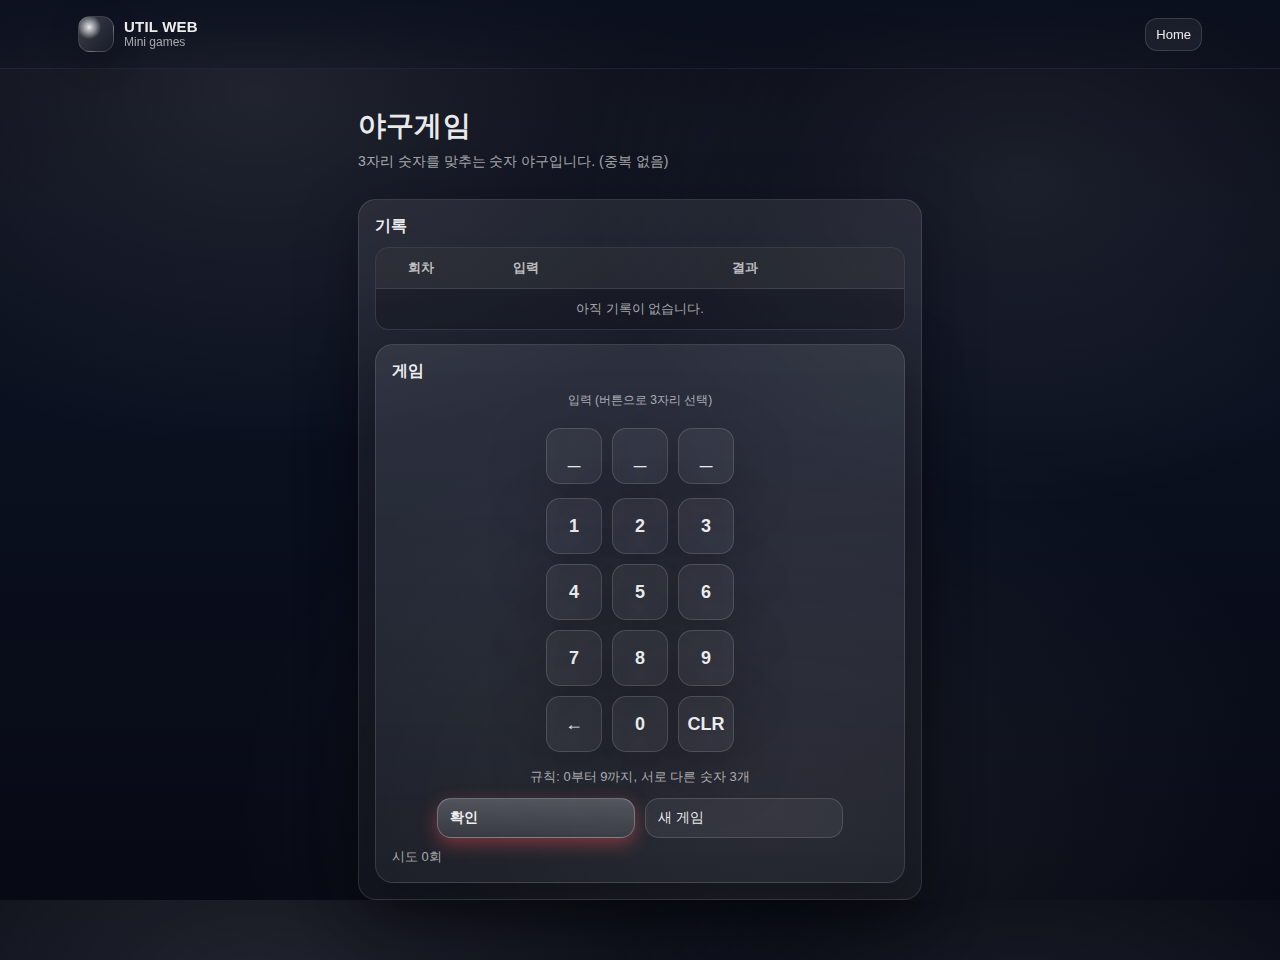
<file: templates/baseball_game.html>
<!DOCTYPE html>
<html lang="ko">
<head>
  <meta charset="UTF-8" />
  <meta name="viewport" content="width=device-width, initial-scale=1.0"/>
  <title>야구게임</title>
  <link rel="stylesheet" href="/static/css/style.css" />

<style>
  /* =========================
     야구게임 전용 레이아웃
  ========================== */

  .wrap{
    max-width: 600px;
  }

  .panel{
    max-width: 640px;
    margin-left: auto;
    margin-right: auto;
  }

  .panel .field{
    display: flex;
    flex-direction: column;
    align-items: center;
    text-align: center;
  }

  #guessInput{
    width: 100%;
  }

  #hintText{
    text-align: center;
  }

  .panel .actions{
    justify-content: center;
  }

  #historyTable{
    width: 100%;
    margin-left: auto;
    margin-right: auto;
  }

  #historyTable th,
  #historyTable td{
    text-align: center;
  }

  /* =========================
     결과 뱃지 스타일
  ========================== */

  .result-badges{
    display: flex;
    justify-content: center;
    gap: 8px;
  }

  .badge{
    display:inline-flex;
    align-items:center;
    justify-content:center;
    min-width: 42px;
    padding: 6px 10px;
    border-radius: 999px;
    font-size: 14px;
    font-weight: 700;
  }

  /* Strike */
  .badge.s{
    background: linear-gradient(180deg, rgba(255,80,80,0.85), rgba(180,0,0,0.8));
    color:#fff;
  }

  /* Ball */
  .badge.b{
    background: linear-gradient(180deg, rgba(80,160,255,0.85), rgba(0,80,200,0.8));
    color:#fff;
  }

  /* Out */
  .badge.o{
    background: linear-gradient(180deg, rgba(120,120,120,0.85), rgba(60,60,60,0.8));
    color:#fff;
  }

  /* 0일 때 무채색 */
  .badge.zero{
    background: rgba(255,255,255,0.08);
    color: rgba(255,255,255,0.45);
    border: 1px solid rgba(255,255,255,0.15);
  }

  /* 확인 버튼 강조 */
  #submitBtn{
    box-shadow: 0 6px 18px rgba(255,80,80,0.4);
  }


.panel .actions .btn{
  width: 40%;     /* 원하는 고정 너비 */
}


/* ===== 버튼 입력 UI ===== */
.guess-picked{
  display:flex;
  justify-content:center;
  gap:10px;
  margin: 12px 0 14px;
}
.guess-picked .slot{
  width:56px; height:56px;
  display:flex; align-items:center; justify-content:center;
  border-radius:14px;
  border: 1px solid rgba(255,255,255,0.14);
  background: rgba(255,255,255,0.05);
  box-shadow: 0 18px 60px rgba(0,0,0,0.25);
  font-size: 22px;
  user-select:none;
}

.guess-pad{
  display:grid;
  grid-template-columns: repeat(3, 56px);
  justify-content:center;
  gap:10px;
  margin-bottom: 6px;
}

.num-btn{
  width:56px; height:56px;
  border-radius:14px;
  border: 1px solid rgba(255,255,255,0.14);
  background: rgba(255,255,255,0.05);
  box-shadow: 0 18px 60px rgba(0,0,0,0.25);
  cursor:pointer;
  font-size: 18px;
  font-weight: 700;
  color: rgba(255,255,255,0.92);
}
.num-btn:active{ transform: scale(0.99); }
.num-btn:disabled{
  opacity:0.35;
  cursor:not-allowed;
}
/* ======================= */


</style>


</head>

<body>
  <header class="header">
    <div class="header-inner">
      <a class="brand" href="/">
        <div class="logo"></div>
        <div class="brand-title">
          <b>UTIL WEB</b>
          <span>Mini games</span>
        </div>
      </a>
      <div class="nav">
        <a class="btn small" href="/">Home</a>
      </div>
    </div>
  </header>

  <div class="wrap">
    <section class="top">
      <h1>야구게임</h1>
      <p class="sub">3자리 숫자를 맞추는 숫자 야구입니다. (중복 없음)</p>
    </section>


<section class="panel">
      <h2>기록</h2>
      <table class="table" id="historyTable">
        <thead>
          <tr>
            <th style="width:90px;">회차</th>
            <th style="width:120px;">입력</th>
            <th>결과</th>
          </tr>
        </thead>
        <tbody id="historyBody">
          <tr>
            <td colspan="3" class="td-content" style="color: rgba(255,255,255,0.62);">
              아직 기록이 없습니다.
            </td>
          </tr>
        </tbody>
      </table>


    <section class="panel">
      <h2>게임</h2>

      <div class="form">
        <div class="field">
<label>입력 (버튼으로 3자리 선택)</label>

<!-- 선택된 3자리 표시 -->
<div class="guess-picked" id="pickRow">
  <div class="slot">_</div>
  <div class="slot">_</div>
  <div class="slot">_</div>
</div>

<!-- 숫자 버튼 패드 -->
<div class="guess-pad" id="pad"></div>

<div class="hint" id="hintText">규칙: 0부터 9까지, 서로 다른 숫자 3개</div>

        </div>

        <div class="actions">
          <button class="btn primary" id="submitBtn">확인</button>
          <button class="btn" id="newGameBtn">새 게임</button>
        </div>
      </div>

      <div class="hint" id="statusText">시도 0회</div>
    </section>

    
      <div class="foot" id="answerFoot" style="display:none;">
        정답: <b id="answerText"></b>
      </div>
    </section>
  </div>

  <script src="/static/js/baseball_game.js"></script>
</body>
</html>
</file>
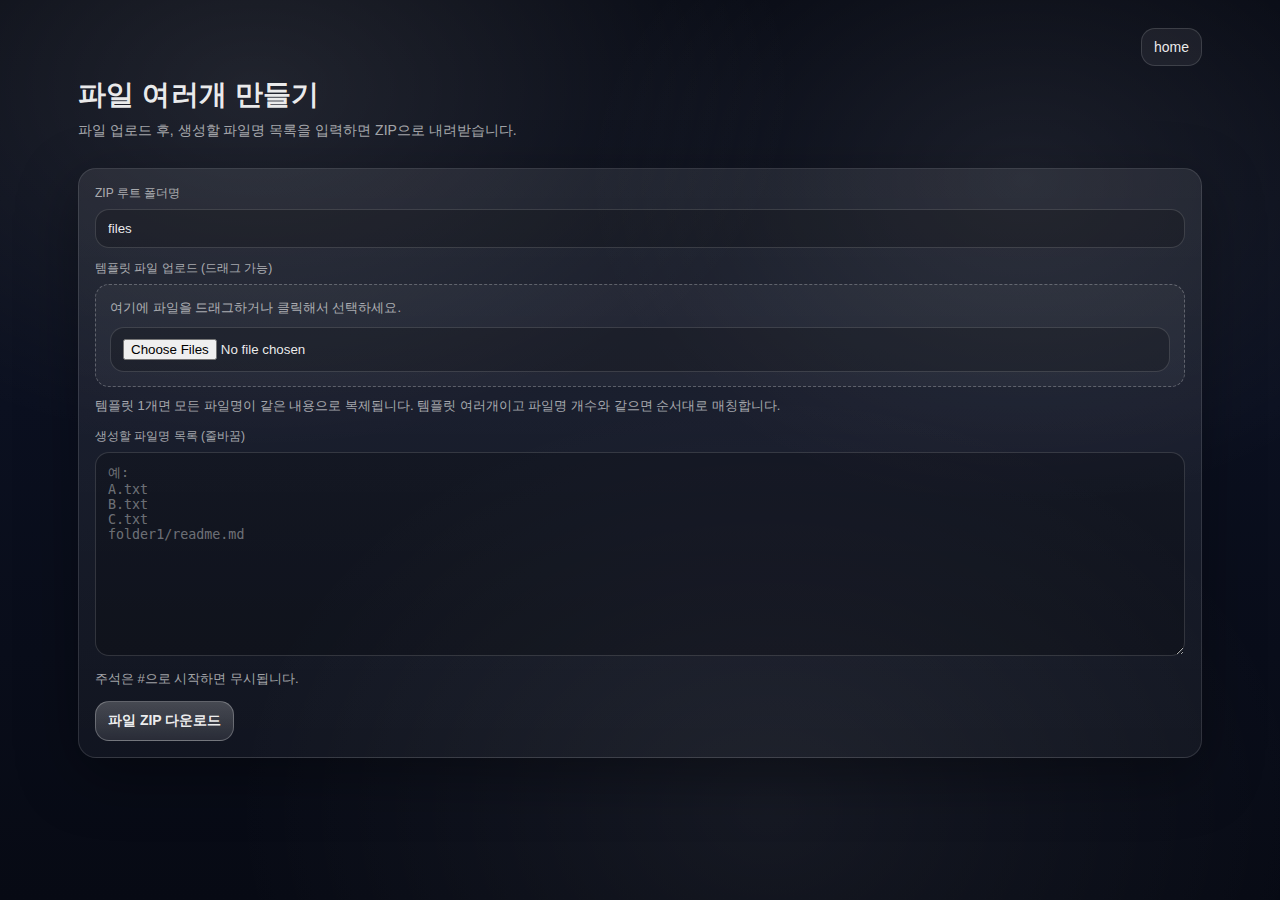
<file: templates/file_batch.html>
<!DOCTYPE html>
<html lang="ko">
<head>
  <meta charset="UTF-8" />
  <meta name="viewport" content="width=device-width, initial-scale=1.0"/>
  <title>파일 여러개 만들기</title>
  <link rel="stylesheet" href="/static/css/style.css" />
</head>
<body>
  <div class="wrap">
    <div class="nav">
      <a href="/" class="btn">home</a>

    </div>

    <header class="top">
      <h1>파일 여러개 만들기</h1>
      <p class="sub">파일 업로드 후, 생성할 파일명 목록을 입력하면 ZIP으로 내려받습니다.</p>
    </header>

    <section class="panel">
      <form method="POST" enctype="multipart/form-data" class="form">
        <div class="field">
          <label>ZIP 루트 폴더명</label>
          <input name="root_name" type="text" value="files" />
        </div>

        <div class="field">
          <label>템플릿 파일 업로드 (드래그 가능)</label>
          <div id="dropzone" class="dropzone">
            <div class="dz-text">
              여기에 파일을 드래그하거나 클릭해서 선택하세요.
            </div>
            <input id="fileInput" name="files" type="file" multiple />
          </div>
          <div id="fileList" class="filelist"></div>
          <p class="hint">
            템플릿 1개면 모든 파일명이 같은 내용으로 복제됩니다. 템플릿 여러개이고 파일명 개수와 같으면 순서대로 매칭합니다.
          </p>
        </div>

        <div class="field">
          <label>생성할 파일명 목록 (줄바꿈)</label>
          <textarea name="names" rows="12" placeholder="예:
A.txt
B.txt
C.txt
folder1/readme.md"></textarea>
          <p class="hint">주석은 #으로 시작하면 무시됩니다.</p>
        </div>

        <div class="actions">
          <button class="btn primary" type="submit">파일 ZIP 다운로드</button>
        </div>
      </form>
    </section>
  </div>

  <script src="/static/js/main.js"></script>
</body>
</html>
</file>
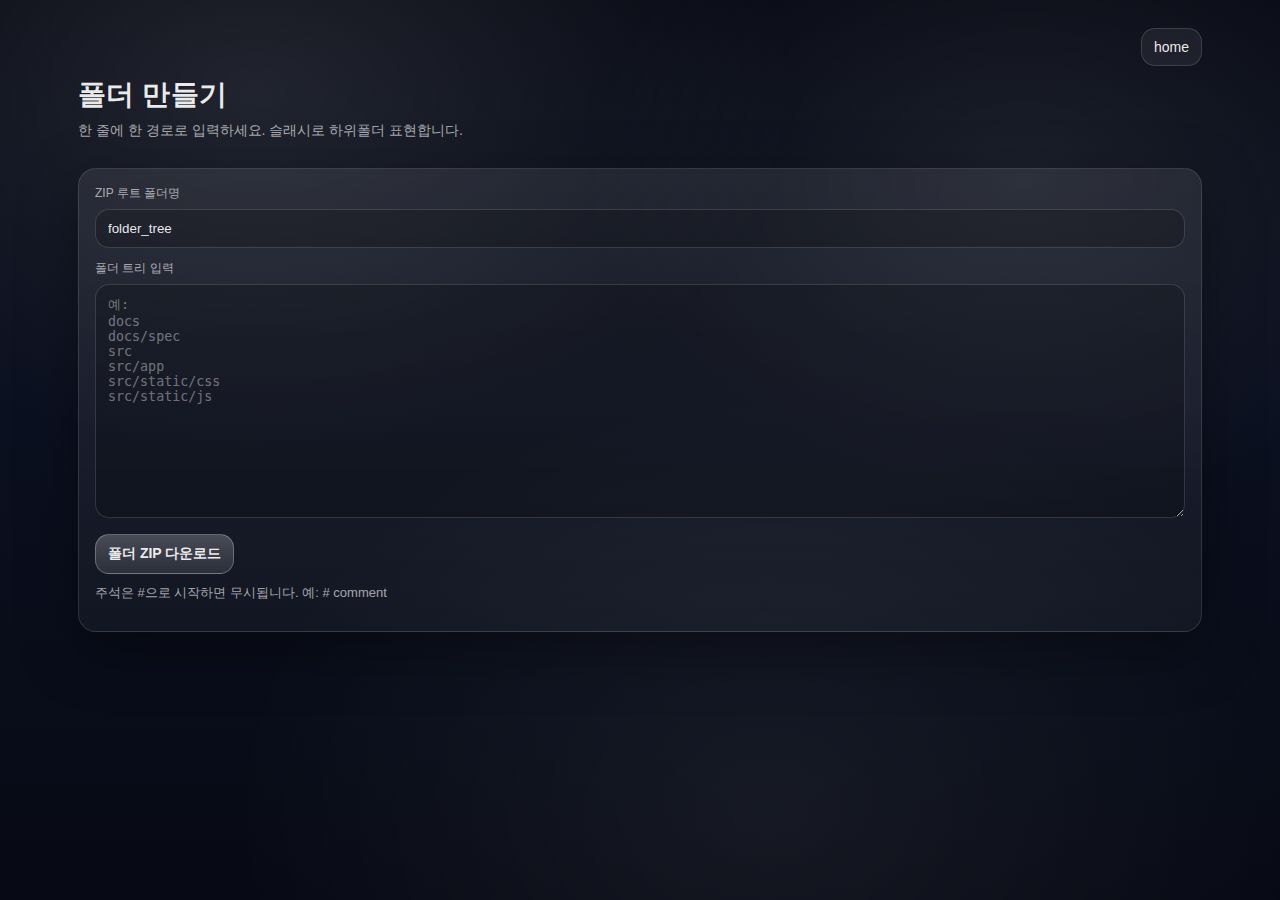
<file: templates/folder_builder.html>
<!DOCTYPE html>
<html lang="ko">
<head>
  <meta charset="UTF-8" />
  <meta name="viewport" content="width=device-width, initial-scale=1.0"/>
  <title>폴더 만들기</title>
  <link rel="stylesheet" href="/static/css/style.css" />
</head>
<body>
  <div class="wrap">
    <div class="nav">
      <a href="/" class="btn">home</a>

    </div>

    <header class="top">
      <h1>폴더 만들기</h1>
      <p class="sub">한 줄에 한 경로로 입력하세요. 슬래시로 하위폴더 표현합니다.</p>
    </header>

    <section class="panel">
      <form method="POST" class="form">
        <div class="field">
          <label>ZIP 루트 폴더명</label>
          <input name="root_name" type="text" value="folder_tree" />
        </div>

        <div class="field">
          <label>폴더 트리 입력</label>
          <textarea name="tree" rows="14" placeholder="예:
docs
docs/spec
src
src/app
src/static/css
src/static/js"></textarea>
        </div>

        <div class="actions">
          <button class="btn primary" type="submit">폴더 ZIP 다운로드</button>
        </div>

        <p class="hint">
          주석은 #으로 시작하면 무시됩니다. 예: # comment
        </p>
      </form>
    </section>
  </div>
</body>
</html>
</file>
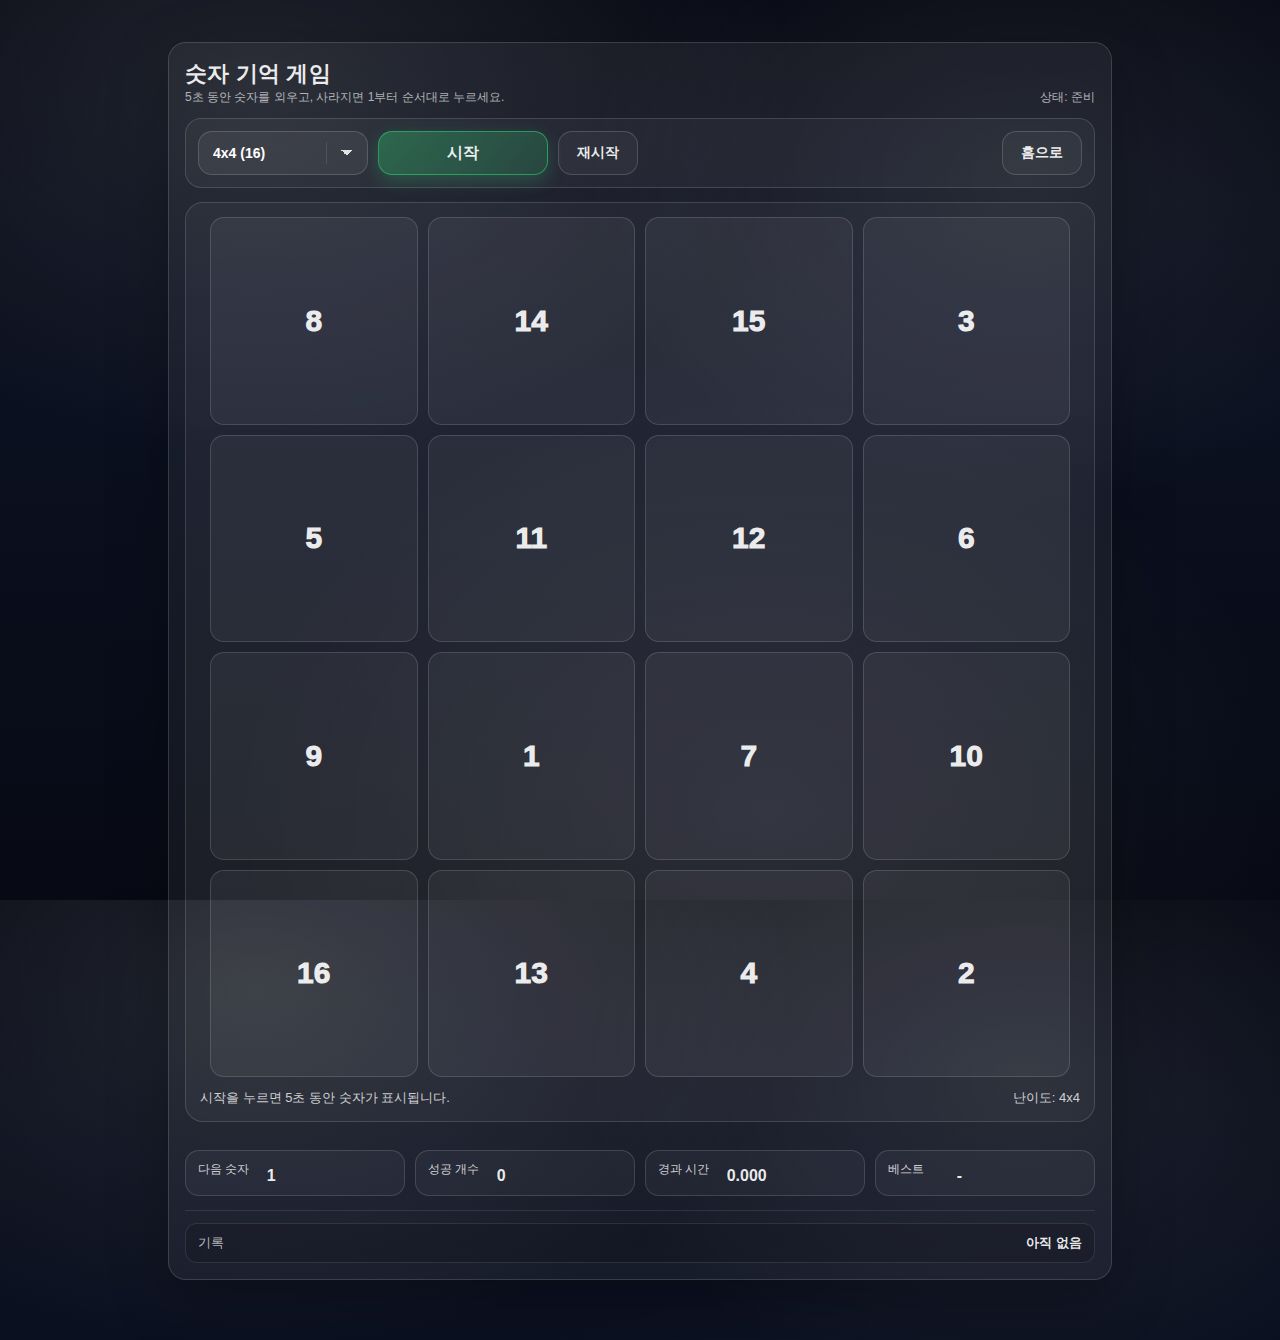
<file: templates/memory_numbers.html>
<!DOCTYPE html>
<html lang="ko">
<head>
  <meta charset="UTF-8" />
  <meta name="viewport" content="width=device-width, initial-scale=1.0"/>
  <title>숫자 기억 게임</title>
  <link rel="stylesheet" href="/static/css/style.css" />
  <style>
    .wrap{ max-width: 980px; }
    .panel{
      margin-top: 14px;
      border-radius: 18px;
      border: 1px solid rgba(255,255,255,0.14);
      background: rgba(255,255,255,0.05);
      box-shadow: 0 18px 60px rgba(0,0,0,0.25);
      padding: 16px;
    }
    .head{
      display:flex;
      justify-content:space-between;
      align-items:flex-end;
      gap: 10px;
      flex-wrap:wrap;
    }
    .head h1{ margin:0; font-size: 22px; }
    .mini{ opacity:0.7; font-size: 12px; }

    .controls{
      margin-top: 12px;
      display:flex;
      justify-content:space-between;
      align-items:center;
      gap: 12px;
      padding: 12px;
      border-radius: 16px;
      border: 1px solid rgba(255,255,255,0.14);
      background: rgba(255,255,255,0.04);
    }
    .controls-left{ display:flex; align-items:center; gap: 10px; flex-wrap:wrap; }
    .controls-right{ display:flex; align-items:center; gap: 10px; }

    .select{
      min-width: 170px;
      height: 44px;
      padding: 0 44px 0 14px;
      border-radius: 14px;
      border: 1px solid rgba(255,255,255,0.16);
      background: rgba(255,255,255,0.06);
      color: #fff;
      font-weight: 900;
      font-size: 14px;
      outline: none;

      appearance: none;
      -webkit-appearance: none;
      -moz-appearance: none;

      background-image:
        linear-gradient(45deg, transparent 50%, rgba(255,255,255,0.85) 50%),
        linear-gradient(135deg, rgba(255,255,255,0.85) 50%, transparent 50%),
        linear-gradient(to right, rgba(255,255,255,0.10), rgba(255,255,255,0.10));
      background-position:
        calc(100% - 20px) 50%,
        calc(100% - 14px) 50%,
        calc(100% - 40px) 50%;
      background-size:
        6px 6px,
        6px 6px,
        1px 22px;
      background-repeat: no-repeat;
    }
    .select option{ background:#fff; color:#000; }

    .btn{
      height: 44px;
      padding: 0 18px;
      border-radius: 14px;
      border: 1px solid rgba(255,255,255,0.16);
      background: rgba(255,255,255,0.06);
      color: inherit;
      font-weight: 900;
      font-size: 14px;
      cursor: pointer;
      display:flex;
      align-items:center;
      justify-content:center;
      user-select:none;
    }
    .btn.primary{
      min-width: 170px;
      font-size: 16px;
      background: linear-gradient(135deg, rgba(46,204,113,0.35), rgba(46,204,113,0.18));
      border-color: rgba(46,204,113,0.6);
      box-shadow: 0 6px 18px rgba(46,204,113,0.25);
    }
    .btn.ghost{ background: rgba(255,255,255,0.04); }
    .btn:active{ transform: scale(0.99); }
    .btn[disabled]{ opacity:0.5; cursor:not-allowed; }

    .kpis{
      margin-top: 12px;
      display:grid;
      grid-template-columns: repeat(4, minmax(0, 1fr));
      gap: 10px;
    }
    .kpi{
      min-width:0;
      border-radius: 14px;
      border: 1px solid rgba(255,255,255,0.14);
      background: rgba(255,255,255,0.04);
      padding: 10px 12px;
    }
    .kpi .t{ font-size: 12px; opacity: 0.85; }
 
 
    .kpi .v{
  font-size: 16px;      /* 18~20 → 16으로 축소 */
  font-weight: 800;     /* 1000 → 800로 부드럽게 */
  margin-top: 6px;

  white-space: nowrap;
  overflow: hidden;
  text-overflow: ellipsis;
}

    .arena{
      margin-top: 14px;
      border-radius: 18px;
      border: 1px solid rgba(255,255,255,0.14);
      background: rgba(255,255,255,0.04);
      padding: 14px;
    }
    .gridbox{
      display:grid;
      gap: 10px;
      max-width: 860px;
      margin: 0 auto;
    }
    .cell{
      aspect-ratio: 1 / 1;
      border-radius: 14px;
      border: 1px solid rgba(255,255,255,0.14);
      background: rgba(255,255,255,0.05);
      cursor: pointer;
      user-select:none;
      display:flex;
      align-items:center;
      justify-content:center;
      font-weight: 1000;
      font-size: 30px;
    }
    .cell:active{ transform: scale(0.99); }

    .cell.hidden{
      color: transparent;
      text-shadow: none;
    }
    .cell.done{
      opacity: 0.30;
      cursor: default;
    }
    .cell.good{
      background: rgba(46,204,113,0.16);
      border-color: rgba(46,204,113,0.38);
    }
    .cell.bad{
      background: rgba(231,76,60,0.14);
      border-color: rgba(231,76,60,0.35);
    }

    .status{
      margin-top: 12px;
      display:flex;
      justify-content:space-between;
      gap: 10px;
      flex-wrap:wrap;
      align-items:center;
      font-size: 13px;
      opacity: 0.85;
    }

    .history{
      margin-top: 14px;
      border-top: 1px solid rgba(255,255,255,0.10);
      padding-top: 12px;
      display:flex;
      flex-direction:column;
      gap: 8px;
    }
    .row{
      display:flex;
      justify-content:space-between;
      gap: 10px;
      padding: 10px 12px;
      border-radius: 12px;
      border: 1px solid rgba(255,255,255,0.10);
      background: rgba(0,0,0,0.12);
      font-size: 13px;
    }
    .row .l{ opacity:0.75; }
    .row .r{ font-weight:900; }

    @media (max-width: 900px){
      .kpis{ grid-template-columns: repeat(2, minmax(0, 1fr)); }
    }
    @media (max-width: 640px){
      .controls{ flex-direction: column; align-items: stretch; }
      .controls-left, .controls-right{ justify-content: space-between; }
      .select{ width: 100%; }
      .btn{ width: 100%; }
    }


    
  </style>
</head>

<body>
  <div class="wrap">
    <div class="panel">
      <div class="head">
        <div>
          <h1>숫자 기억 게임</h1>
          <div class="mini">5초 동안 숫자를 외우고, 사라지면 1부터 순서대로 누르세요.</div>
        </div>
        <div class="mini" id="stateMini">상태: 준비</div>
      </div>

      <div class="controls">
        <div class="controls-left">
          <select class="select" id="diffSelect">
            <option value="3">3x3 (9)</option>
            <option value="4" selected>4x4 (16)</option>
            <option value="5">5x5 (25)</option>
          </select>
          <button class="btn primary" id="startBtn">시작</button>
           <button class="btn ghost" id="restartBtn">재시작</button>
        </div>
        <div class="controls-right">
          <button class="btn ghost" id="homeBtn">홈으로</button>
        </div>
      </div>


      <div class="arena">
        <div class="gridbox" id="gridbox"></div>
        <div class="status">
          <div id="statusLeft">시작을 누르면 5초 동안 숫자가 표시됩니다.</div>
          <div id="statusRight">난이도: 4x4</div>
        </div>
      </div>

      <div class="kpis">
        <div class="kpi">
          <div class="t">다음 숫자</div>
          <div class="v" id="kpiNext">1</div>
        </div>
        <div class="kpi">
          <div class="t">성공 개수</div>
          <div class="v" id="kpiHit">0</div>
        </div>
        <div class="kpi">
          <div class="t">경과 시간</div>
          <div class="v" id="kpiTime">0.000 s</div>
        </div>
        <div class="kpi">
          <div class="t">베스트</div>
          <div class="v" id="kpiBest">-</div>
        </div>
      </div>


      <div class="history" id="history"></div>
    </div>
  </div>

  <script src="/static/js/memory_numbers.js"></script>
</body>
</html>
</file>
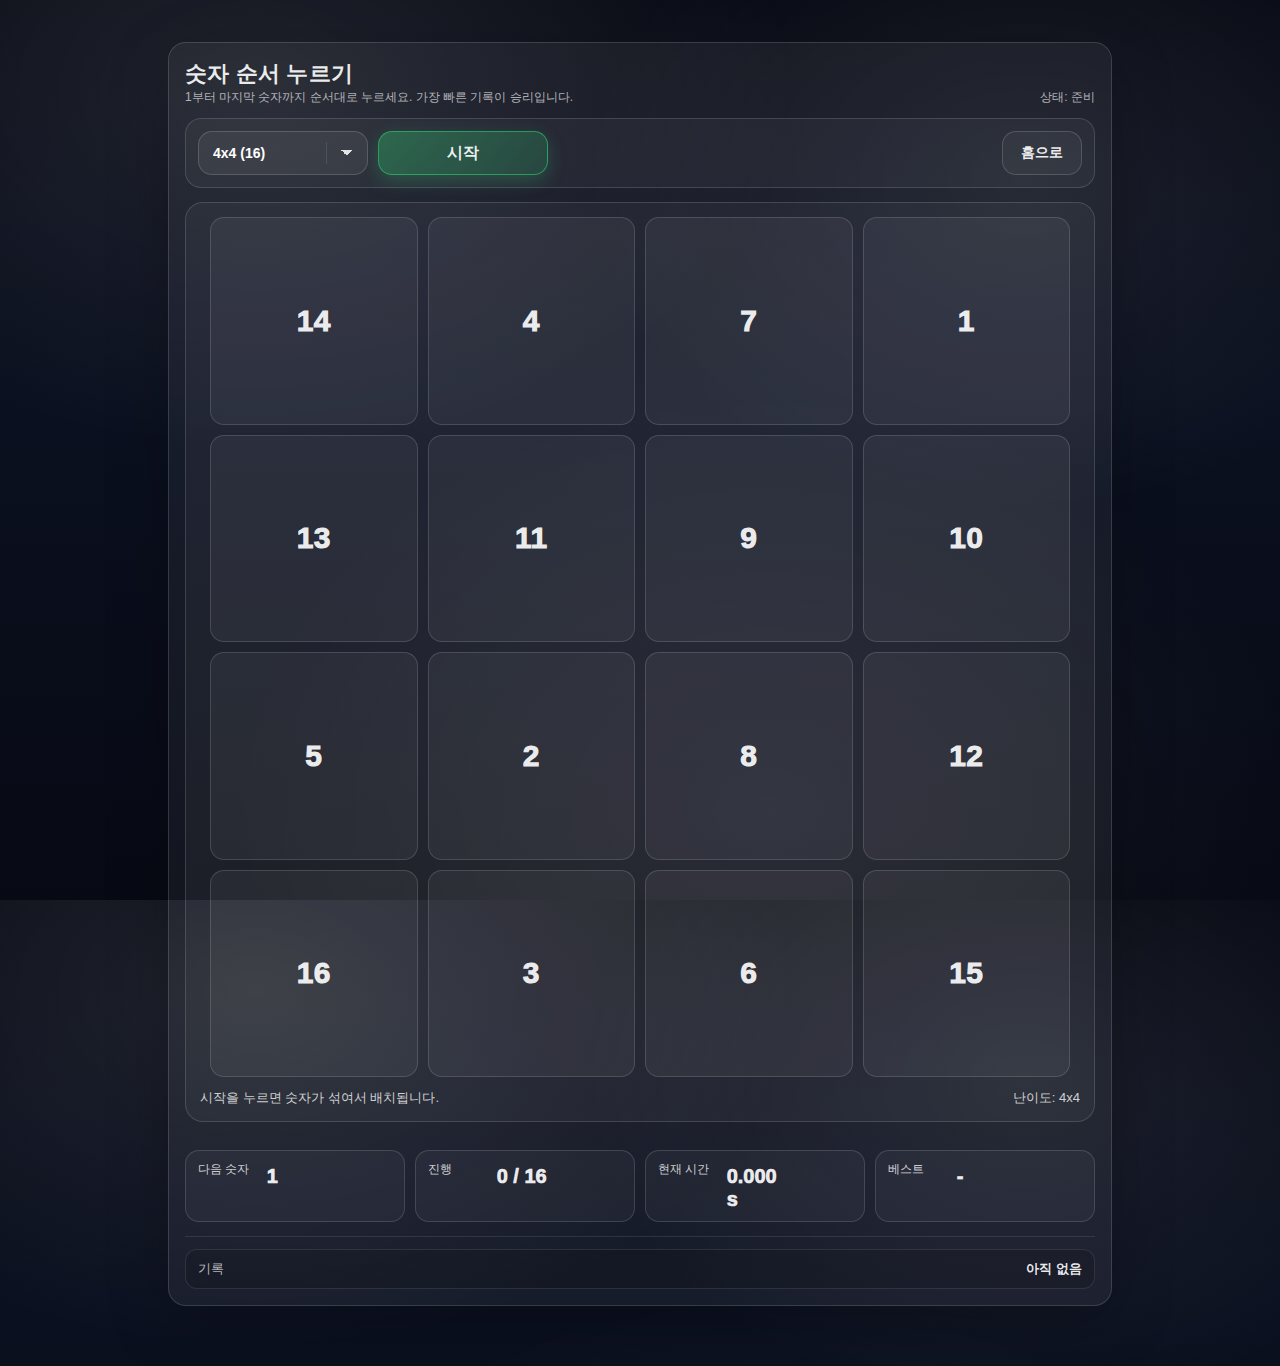
<file: templates/number_order.html>
<!DOCTYPE html>
<html lang="ko">
<head>
  <meta charset="UTF-8" />
  <meta name="viewport" content="width=device-width, initial-scale=1.0"/>
  <title>숫자 순서 누르기</title>
  <link rel="stylesheet" href="/static/css/style.css" />
  <style>
    .wrap{ max-width: 980px; }
    .panel{
      margin-top: 14px;
      border-radius: 18px;
      border: 1px solid rgba(255,255,255,0.14);
      background: rgba(255,255,255,0.05);
      box-shadow: 0 18px 60px rgba(0,0,0,0.25);
      padding: 16px;
    }
    .head{
      display:flex;
      justify-content:space-between;
      align-items:flex-end;
      gap: 10px;
      flex-wrap:wrap;
    }
    .head h1{ margin:0; font-size: 22px; }
    .mini{ opacity:0.7; font-size: 12px; }

    .controls{
      margin-top: 12px;
      display:flex;
      justify-content:space-between;
      align-items:center;
      gap: 12px;
      padding: 12px;
      border-radius: 16px;
      border: 1px solid rgba(255,255,255,0.14);
      background: rgba(255,255,255,0.04);
    }
    .controls-left{ display:flex; align-items:center; gap: 10px; flex-wrap:wrap; }
    .controls-right{ display:flex; align-items:center; gap: 10px; }

    .select{
      min-width: 170px;
      height: 44px;
      padding: 0 44px 0 14px;
      border-radius: 14px;
      border: 1px solid rgba(255,255,255,0.16);
      background: rgba(255,255,255,0.06);
      color: #fff;
      font-weight: 900;
      font-size: 14px;
      outline: none;

      appearance: none;
      -webkit-appearance: none;
      -moz-appearance: none;

      background-image:
        linear-gradient(45deg, transparent 50%, rgba(255,255,255,0.85) 50%),
        linear-gradient(135deg, rgba(255,255,255,0.85) 50%, transparent 50%),
        linear-gradient(to right, rgba(255,255,255,0.10), rgba(255,255,255,0.10));
      background-position:
        calc(100% - 20px) 50%,
        calc(100% - 14px) 50%,
        calc(100% - 40px) 50%;
      background-size:
        6px 6px,
        6px 6px,
        1px 22px;
      background-repeat: no-repeat;
    }
    .select option{ background:#fff; color:#000; }

    .btn{
      height: 44px;
      padding: 0 18px;
      border-radius: 14px;
      border: 1px solid rgba(255,255,255,0.16);
      background: rgba(255,255,255,0.06);
      color: inherit;
      font-weight: 900;
      font-size: 14px;
      cursor: pointer;
      display:flex;
      align-items:center;
      justify-content:center;
      user-select:none;
    }
    .btn.primary{
      min-width: 170px;
      font-size: 16px;
      background: linear-gradient(135deg, rgba(46,204,113,0.35), rgba(46,204,113,0.18));
      border-color: rgba(46,204,113,0.6);
      box-shadow: 0 6px 18px rgba(46,204,113,0.25);
    }
    .btn.ghost{ background: rgba(255,255,255,0.04); }
    .btn:active{ transform: scale(0.99); }
    .btn[disabled]{ opacity:0.5; cursor:not-allowed; }

    .kpis{
      margin-top: 12px;
      display:grid;
      grid-template-columns: repeat(4, minmax(0, 1fr));
      gap: 10px;
    }
    .kpi{
      min-width:0;
      border-radius: 14px;
      border: 1px solid rgba(255,255,255,0.14);
      background: rgba(255,255,255,0.04);
      padding: 10px 12px;
    }
    .kpi .t{ font-size: 12px; opacity: 0.85; }
    .kpi .v{ font-size: 20px; font-weight: 1000; margin-top: 4px; }

    .arena{
      margin-top: 14px;
      border-radius: 18px;
      border: 1px solid rgba(255,255,255,0.14);
      background: rgba(255,255,255,0.04);
      padding: 14px;
    }

    .gridbox{
      display:grid;
      gap: 10px;
      max-width: 860px;
      margin: 0 auto;
    }

    .cell{
      aspect-ratio: 1 / 1;
      border-radius: 14px;
      border: 1px solid rgba(255,255,255,0.14);
      background: rgba(255,255,255,0.05);
      cursor: pointer;
      user-select:none;
      display:flex;
      align-items:center;
      justify-content:center;
      font-weight: 1000;
      font-size: 30px;
      letter-spacing: 0.3px;
    }
    .cell:active{ transform: scale(0.99); }

    .cell.done{
      opacity: 0.35;
      cursor: default;
    }
    .cell.good{
      background: rgba(46,204,113,0.16);
      border-color: rgba(46,204,113,0.38);
    }
    .cell.bad{
      background: rgba(231,76,60,0.14);
      border-color: rgba(231,76,60,0.35);
    }

    .status{
      margin-top: 12px;
      display:flex;
      justify-content:space-between;
      gap: 10px;
      flex-wrap:wrap;
      align-items:center;
      font-size: 13px;
      opacity: 0.85;
    }

    .history{
      margin-top: 14px;
      border-top: 1px solid rgba(255,255,255,0.10);
      padding-top: 12px;
      display:flex;
      flex-direction:column;
      gap: 8px;
    }
    .row{
      display:flex;
      justify-content:space-between;
      gap: 10px;
      padding: 10px 12px;
      border-radius: 12px;
      border: 1px solid rgba(255,255,255,0.10);
      background: rgba(0,0,0,0.12);
      font-size: 13px;
    }
    .row .l{ opacity:0.75; }
    .row .r{ font-weight:900; }

    @media (max-width: 900px){
      .kpis{ grid-template-columns: repeat(2, minmax(0, 1fr)); }
      .btn.primary{ width: 100%; }
    }
    @media (max-width: 640px){
      .controls{ flex-direction: column; align-items: stretch; }
      .controls-left, .controls-right{ justify-content: space-between; }
      .select{ width: 100%; }
      .btn{ width: 100%; }
    }
  </style>
</head>

<body>
  <div class="wrap">
    <div class="panel">
      <div class="head">
        <div>
          <h1>숫자 순서 누르기</h1>
          <div class="mini">1부터 마지막 숫자까지 순서대로 누르세요. 가장 빠른 기록이 승리입니다.</div>
        </div>
        <div class="mini" id="stateMini">상태: 준비</div>
      </div>

      <div class="controls">
        <div class="controls-left">
          <select class="select" id="diffSelect">
            <option value="3x4">3x4 (12)</option>
            <option value="4x4" selected>4x4 (16)</option>
            <option value="5x5">5x5 (25)</option>
            <option value="6x6">6x6 (36)</option>
          </select>
          <button class="btn primary" id="startBtn">시작</button>
        </div>
        <div class="controls-right">
          <button class="btn ghost" id="homeBtn">홈으로</button>
        </div>
      </div>

      <div class="arena">
        <div class="gridbox" id="gridbox"></div>
        <div class="status">
          <div id="statusLeft">시작을 누르면 숫자가 섞여서 배치됩니다.</div>
          <div id="statusRight">난이도: 4x4</div>
        </div>
      </div>


      <div class="kpis">
        <div class="kpi">
          <div class="t">다음 숫자</div>
          <div class="v" id="kpiNext">1</div>
        </div>
        <div class="kpi">
          <div class="t">진행</div>
          <div class="v" id="kpiProg">0 / 0</div>
        </div>
        <div class="kpi">
          <div class="t">현재 시간</div>
          <div class="v" id="kpiTime">0.000 s</div>
        </div>
        <div class="kpi">
          <div class="t">베스트</div>
          <div class="v" id="kpiBest">-</div>
        </div>
      </div>


      <div class="history" id="history"></div>
    </div>
  </div>

  <script src="/static/js/number_order.js"></script>
</body>
</html>
</file>
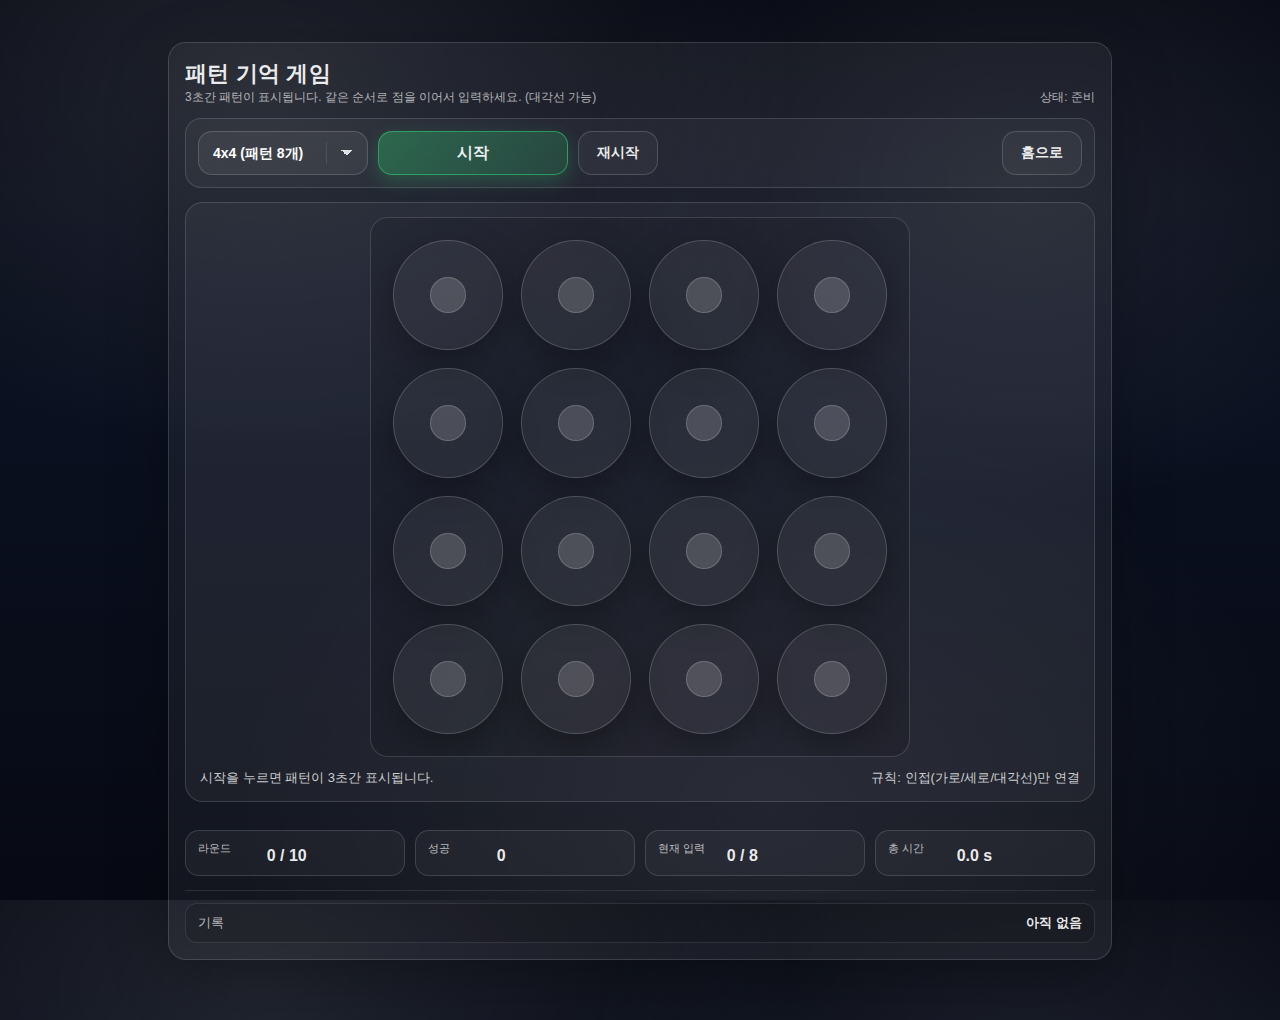
<file: templates/pattern_memory.html>
<!DOCTYPE html>
<html lang="ko">
<head>
  <meta charset="UTF-8" />
  <meta name="viewport" content="width=device-width, initial-scale=1.0"/>
  <title>패턴 기억 게임</title>
  <link rel="stylesheet" href="/static/css/style.css" />
  <style>
    .wrap{ max-width: 980px; }
    .panel{
      margin-top: 14px;
      border-radius: 18px;
      border: 1px solid rgba(255,255,255,0.14);
      background: rgba(255,255,255,0.05);
      box-shadow: 0 18px 60px rgba(0,0,0,0.25);
      padding: 16px;
    }
    .head{
      display:flex;
      justify-content:space-between;
      align-items:flex-end;
      gap: 10px;
      flex-wrap:wrap;
    }
    .head h1{ margin:0; font-size: 22px; }
    .mini{ opacity:0.7; font-size: 12px; }

    .controls{
      margin-top: 12px;
      display:flex;
      justify-content:space-between;
      align-items:center;
      gap: 12px;
      padding: 12px;
      border-radius: 16px;
      border: 1px solid rgba(255,255,255,0.14);
      background: rgba(255,255,255,0.04);
    }
    .controls-left{ display:flex; align-items:center; gap: 10px; flex-wrap:wrap; }
    .controls-right{ display:flex; align-items:center; gap: 10px; }

    .select{
      min-width: 170px;
      height: 44px;
      padding: 0 44px 0 14px;
      border-radius: 14px;
      border: 1px solid rgba(255,255,255,0.16);
      background: rgba(255,255,255,0.06);
      color: #fff;
      font-weight: 900;
      font-size: 14px;
      outline: none;

      appearance: none;
      -webkit-appearance: none;
      -moz-appearance: none;

      background-image:
        linear-gradient(45deg, transparent 50%, rgba(255,255,255,0.85) 50%),
        linear-gradient(135deg, rgba(255,255,255,0.85) 50%, transparent 50%),
        linear-gradient(to right, rgba(255,255,255,0.10), rgba(255,255,255,0.10));
      background-position:
        calc(100% - 20px) 50%,
        calc(100% - 14px) 50%,
        calc(100% - 40px) 50%;
      background-size:
        6px 6px,
        6px 6px,
        1px 22px;
      background-repeat: no-repeat;
    }
    .select option{ background:#fff; color:#000; }

    .btn{
      height: 44px;
      padding: 0 18px;
      border-radius: 14px;
      border: 1px solid rgba(255,255,255,0.16);
      background: rgba(255,255,255,0.06);
      color: inherit;
      font-weight: 900;
      font-size: 14px;
      cursor: pointer;
      display:flex;
      align-items:center;
      justify-content:center;
      user-select:none;
      white-space: nowrap;
    }
    .btn.primary{
      min-width: 190px;
      font-size: 16px;
      background: linear-gradient(135deg, rgba(46,204,113,0.35), rgba(46,204,113,0.18));
      border-color: rgba(46,204,113,0.6);
      box-shadow: 0 6px 18px rgba(46,204,113,0.25);
    }
    .btn.ghost{ background: rgba(255,255,255,0.04); }
    .btn:active{ transform: scale(0.99); }
    .btn[disabled]{ opacity:0.5; cursor:not-allowed; }

    .kpis{
      margin-top: 12px;
      display:grid;
      grid-template-columns: repeat(4, minmax(0, 1fr));
      gap: 10px;
    }
    .kpi{
      min-width:0;
      border-radius: 14px;
      border: 1px solid rgba(255,255,255,0.14);
      background: rgba(255,255,255,0.04);
      padding: 10px 12px;
    }
    .kpi .t{ font-size: 11px; opacity: 0.75; }
    .kpi .v{
      font-size: 16px;
      font-weight: 800;
      margin-top: 6px;
      white-space: nowrap;
      overflow: hidden;
      text-overflow: ellipsis;
    }

    .arena{
      margin-top: 14px;
      border-radius: 18px;
      border: 1px solid rgba(255,255,255,0.14);
      background: rgba(255,255,255,0.04);
      padding: 14px;
      overflow: hidden; /* ✅ 모바일에서 삐져나오는 현상 방지 */
    }

  .board{
  position: relative;
  width: 100%;            /* ✅ 부모 폭에 맞춤 */
  max-width: 540px;       /* ✅ 데스크탑 상한 */
  margin: 0 auto;
  aspect-ratio: 1 / 1;
  border-radius: 18px;
  border: 1px solid rgba(255,255,255,0.14);
  background: rgba(0,0,0,0.10);
  overflow: hidden;
  touch-action: none;
  user-select: none;
}


    /* SVG 선 */
    .board svg{
      position:absolute;
      inset:0;
      width:100%;
      height:100%;
      pointer-events:none;
    }

.dots{
  position:absolute;
  inset:0;
  display:grid;

  gap: clamp(10px, 2.6vw, 18px);        /* ✅ 화면에 따라 */
  padding: clamp(12px, 3.6vw, 22px);    /* ✅ 화면에 따라 */
}


    .dot{
      border-radius: 999px;
      border: 1px solid rgba(255,255,255,0.18);
      background: rgba(255,255,255,0.06);
      display:flex;
      align-items:center;
      justify-content:center;
      cursor:pointer;
      box-shadow: 0 12px 35px rgba(0,0,0,0.28);
      position: relative;
    }

    .dot::after{
      content:"";
      width: 34%;
      height: 34%;
      border-radius: 999px;
      background: rgba(255,255,255,0.16);
      border: 1px solid rgba(255,255,255,0.18);
    }

    .dot.active{
      background: rgba(46,204,113,0.14);
      border-color: rgba(46,204,113,0.45);
    }

    .dot.bad{
      background: rgba(231,76,60,0.14);
      border-color: rgba(231,76,60,0.45);
    }

    .status{
      margin-top: 12px;
      display:flex;
      justify-content:space-between;
      gap: 10px;
      flex-wrap:wrap;
      align-items:center;
      font-size: 13px;
      opacity: 0.85;
    }

    .history{
      margin-top: 14px;
      border-top: 1px solid rgba(255,255,255,0.10);
      padding-top: 12px;
      display:flex;
      flex-direction:column;
      gap: 8px;
    }
    .row{
      display:flex;
      justify-content:space-between;
      gap: 10px;
      padding: 10px 12px;
      border-radius: 12px;
      border: 1px solid rgba(255,255,255,0.10);
      background: rgba(0,0,0,0.12);
      font-size: 13px;
    }
    .row .l{ opacity:0.75; }
    .row .r{ font-weight:900; }

    @media (max-width: 900px){
      .kpis{ grid-template-columns: repeat(2, minmax(0, 1fr)); }
      .btn.primary{ width: 100%; }
    }
    @media (max-width: 640px){
      .controls{ flex-direction: column; align-items: stretch; }
      .controls-left, .controls-right{ justify-content: space-between; }
      .select{ width: 100%; }
      .btn{ width: 100%; }
    }


.dot .tag{
  position:absolute;
  top: 8px;
  right: 8px;
  font-size: 11px;
  font-weight: 1000;
  opacity: 0.95;
  padding: 4px 7px;
  border-radius: 999px;
  border: 1px solid rgba(255,255,255,0.18);
  background: rgba(0,0,0,0.25);
}

.dot.start{
  outline: 2px solid rgba(52, 152, 219, 0.9); /* 파랑 */
  outline-offset: 2px;
}

.dot.end{
  outline: 2px solid rgba(241, 196, 15, 0.95); /* 노랑 */
  outline-offset: 2px;
}

*, *::before, *::after { box-sizing: border-box; }


  </style>
</head>

<body>
  <div class="wrap">
    <div class="panel">
      <div class="head">
        <div>
          <h1>패턴 기억 게임</h1>
          <div class="mini">3초간 패턴이 표시됩니다. 같은 순서로 점을 이어서 입력하세요. (대각선 가능)</div>
        </div>
        <div class="mini" id="stateMini">상태: 준비</div>
      </div>

      <div class="controls">
        <div class="controls-left">
          <select class="select" id="diffSelect">
            <option value="3">3x3 (패턴 5개)</option>
            <option value="4" selected>4x4 (패턴 8개)</option>
            <option value="5">5x5 (패턴 12개)</option>
          </select>
          <button class="btn primary" id="startBtn">시작</button>
          <button class="btn ghost" id="restartBtn">재시작</button>
        </div>
        <div class="controls-right">
          <button class="btn ghost" id="homeBtn">홈으로</button>
        </div>
      </div>


      <div class="arena">
        <div class="board" id="board">
          <svg id="svg"></svg>
          <div class="dots" id="dots"></div>
        </div>
        <div class="status">
          <div id="statusLeft">시작을 누르면 패턴이 3초간 표시됩니다.</div>
          <div id="statusRight">규칙: 인접(가로/세로/대각선)만 연결</div>
        </div>
      </div>

      <div class="kpis">
        <div class="kpi">
          <div class="t">라운드</div>
          <div class="v" id="kpiRound">0 / 10</div>
        </div>
        <div class="kpi">
          <div class="t">성공</div>
          <div class="v" id="kpiWin">0</div>
        </div>
        <div class="kpi">
          <div class="t">현재 입력</div>
          <div class="v" id="kpiStep">0 / 0</div>
        </div>
        <div class="kpi">
          <div class="t">총 시간</div>
          <div class="v" id="kpiTime">0.0 s</div>
        </div>
      </div>


      <div class="history" id="history"></div>
    </div>
  </div>

  <script src="/static/js/pattern_memory.js"></script>
</body>
</html>
</file>
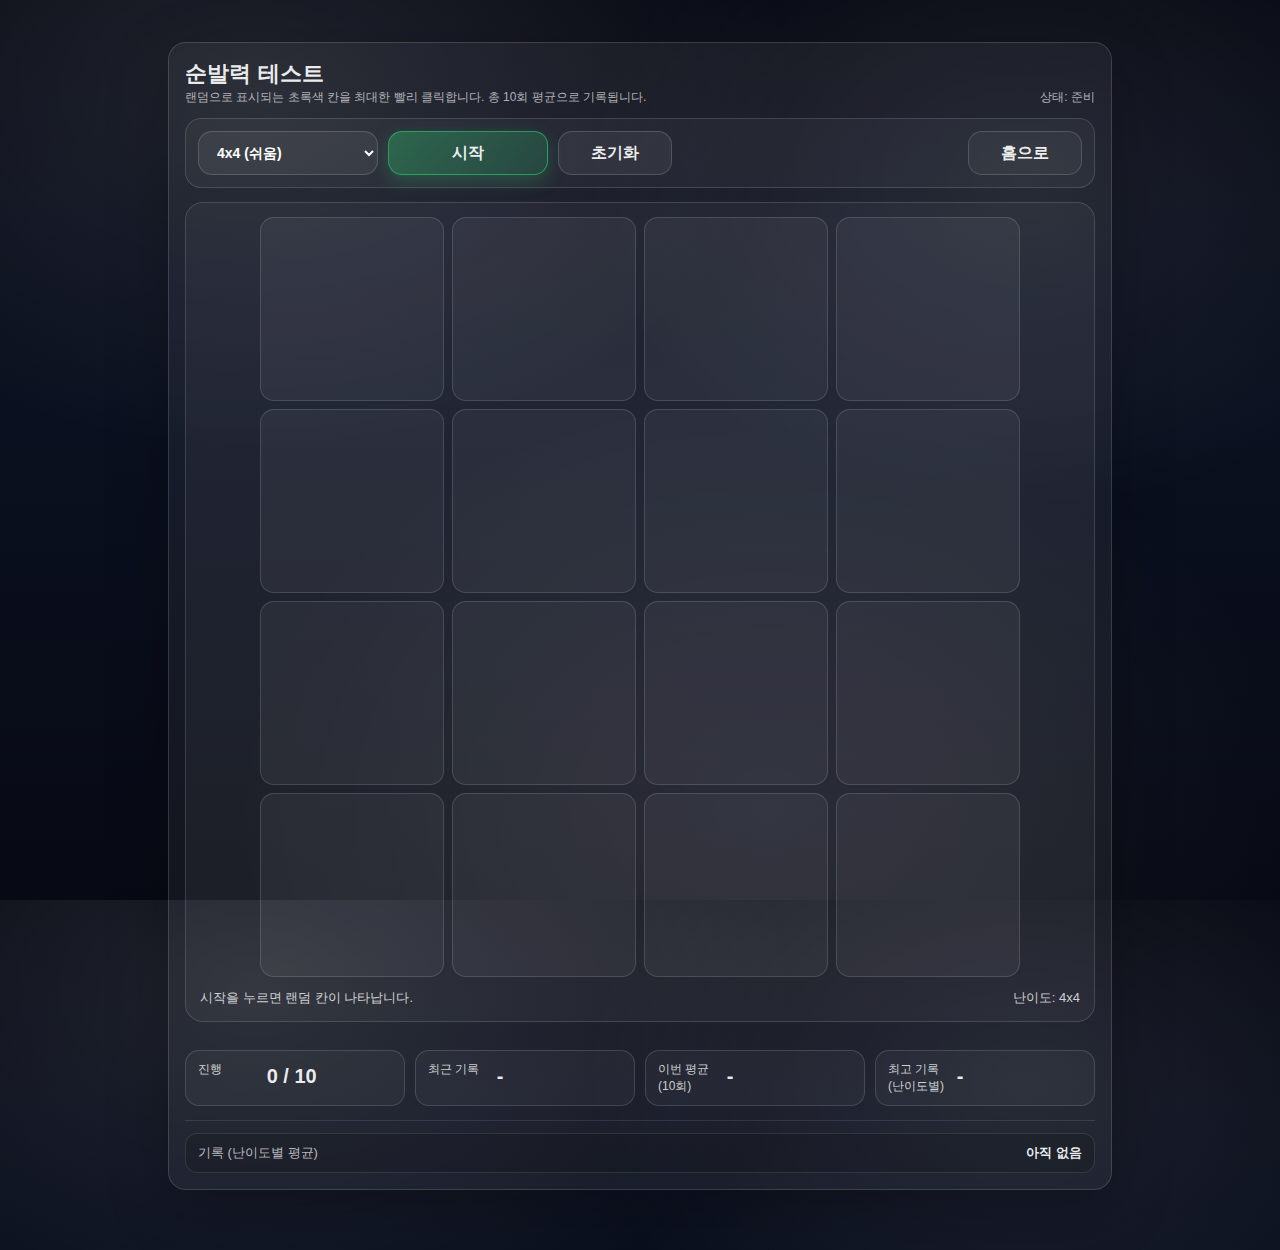
<file: templates/reaction_game.html>
<!DOCTYPE html>
<html lang="ko">
<head>
  <meta charset="UTF-8" />
  <meta name="viewport" content="width=device-width, initial-scale=1.0"/>
  <title>순발력 테스트</title>
  <link rel="stylesheet" href="/static/css/style.css" />
  <style>
    .wrap{ max-width: 980px; }
    .panel{
      margin-top: 14px;
      border-radius: 18px;
      border: 1px solid rgba(255,255,255,0.14);
      background: rgba(255,255,255,0.05);
      box-shadow: 0 18px 60px rgba(0,0,0,0.25);
      padding: 16px;
    }
    .head{
      display:flex;
      justify-content:space-between;
      align-items:flex-end;
      gap: 10px;
      flex-wrap:wrap;
    }
    .head h1{ margin:0; font-size: 22px; }
    .mini{ opacity:0.7; font-size: 12px; }

    .controls{
      margin-top: 12px;
      display:flex;
      gap: 10px;
      flex-wrap:wrap;
      align-items:center;
      justify-content:space-between;
    }
    .left-controls{
      display:flex;
      gap: 10px;
      flex-wrap:wrap;
      align-items:center;
    }
    .select{
      border-radius: 12px;
      border: 1px solid rgba(255,255,255,0.14);
      background: rgba(255,255,255,0.06);
      padding: 10px 12px;
      color: inherit;
      outline: none;
    }
    .btn{
      border-radius: 12px;
      border: 1px solid rgba(255,255,255,0.14);
      background: rgba(255,255,255,0.06);
      padding: 10px 12px;
      cursor: pointer;
      color: inherit;
      font-weight: 700;
    }
    .btn:active{ transform: scale(0.99); }
    .btn[disabled]{ opacity:0.5; cursor:not-allowed; }

.kpis{
  margin-top: 12px;
  display: grid;
  grid-template-columns: repeat(4, minmax(0, 1fr));
  gap: 10px;
}

.kpi{
  min-width: 0; /* grid에서 줄바꿈/폭 계산 안정화 */
  border-radius: 14px;
  border: 1px solid rgba(255,255,255,0.14);
  background: rgba(255,255,255,0.04);
  padding: 10px 12px;
}

.kpi .t{
  font-size: 12px;
  opacity: 0.85; /* 기존 0.7보다 선명 */
}

.kpi .v{
  font-size: 20px;   /* 18 -> 20 */
  font-weight: 900;  /* 더 굵게 */
  margin-top: 4px;
}

    .arena{
      margin-top: 14px;
      border-radius: 18px;
      border: 1px solid rgba(255,255,255,0.14);
      background: rgba(255,255,255,0.04);
      padding: 14px;
    }
    .gridbox{
      display:grid;
      gap: 8px;
      grid-template-columns: repeat(4, 1fr);
      max-width: 760px;
      margin: 0 auto;
    }
    .cell{
      aspect-ratio: 1 / 1;
      border-radius: 14px;
      border: 1px solid rgba(255,255,255,0.14);
      background: rgba(255,255,255,0.05);
      cursor: pointer;
      user-select:none;
      overflow:hidden;
    }
    .cell:active{ transform: scale(0.99); }

    .cell.target{
      background: rgba(46, 204, 113, 0.18);
      border-color: rgba(46, 204, 113, 0.45);
      box-shadow: 0 0 0 3px rgba(46, 204, 113, 0.10) inset;
    }
    .cell.wrong{
      background: rgba(231, 76, 60, 0.16);
      border-color: rgba(231, 76, 60, 0.35);
    }

    .status{
      margin-top: 12px;
      display:flex;
      justify-content:space-between;
      gap: 10px;
      flex-wrap:wrap;
      align-items:center;
      font-size: 13px;
      opacity: 0.85;
    }

    .history{
      margin-top: 14px;
      border-top: 1px solid rgba(255,255,255,0.10);
      padding-top: 12px;
      display:flex;
      flex-direction:column;
      gap: 8px;
    }
    .row{
      display:flex;
      justify-content:space-between;
      gap: 10px;
      padding: 10px 12px;
      border-radius: 12px;
      border: 1px solid rgba(255,255,255,0.10);
      background: rgba(0,0,0,0.12);
      font-size: 13px;
    }
    .row .l{ opacity:0.75; }
    .row .r{ font-weight:900; }


select {
  color: #ffffff;
  background-color: #2a2f3a;
}

select option {
  color: #000000;
  background-color: #ffffff;
}

.controls{
  margin-top: 12px;
  display:flex;
  justify-content:space-between;
  align-items:center;
  gap: 12px;
  padding: 12px;
  border-radius: 16px;
  border: 1px solid rgba(255,255,255,0.14);
  background: rgba(255,255,255,0.04);
}

.controls-left{
  display:flex;
  align-items:center;
  gap: 10px;
  flex-wrap:wrap;
}

.controls-right{
  display:flex;
  align-items:center;
  gap: 10px;
}

.select{
  min-width: 180px;
  height: 44px;
  padding: 0 14px;
  border-radius: 14px;
  border: 1px solid rgba(255,255,255,0.16);
  background: rgba(255,255,255,0.06);
  color: #fff;
  font-weight: 800;
  font-size: 14px;
}

/* 드롭다운 목록 가독성(윈도우) */
.select option{
  background: #ffffff;
  color: #000000;
}

.btn{
  height: 44px;
  padding: 0 16px;
  border-radius: 14px;
  border: 1px solid rgba(255,255,255,0.16);
  background: rgba(255,255,255,0.06);
  color: inherit;
  font-weight: 900;
  font-size: 14px;
  cursor: pointer;
}

.btn:active{ transform: scale(0.99); }
.btn[disabled]{ opacity:0.5; cursor:not-allowed; }

/* 시작 버튼 강조 */
.btn.primary{
  min-width: 160px;
  padding: 0 32px;
  font-size: 16px;
  background: linear-gradient(135deg, rgba(46,204,113,0.35), rgba(46,204,113,0.18));
  border-color: rgba(46,204,113,0.6);
  box-shadow: 0 6px 18px rgba(46,204,113,0.25);
}


/* 홈 버튼은 상단 액션 느낌(덜 튀게) */
.btn.ghost{
  background: rgba(255,255,255,0.04);
}

.btn{
  height: 44px;
  padding: 0 32px;
  border-radius: 14px;
  border: 1px solid rgba(255,255,255,0.16);
  background: rgba(255,255,255,0.06);
  color: inherit;
  font-weight: 900;
  font-size: 16px;
  cursor: pointer;

  display: flex;
  align-items: center;     /* 세로 가운데 */
  justify-content: center; /* 가로 가운데 */
}


/* 모바일에서는 홈 버튼도 아래로 내려오게 */
@media (max-width: 640px){
  .controls{
    flex-direction: column;
    align-items: stretch;
  }
  .controls-left, .controls-right{
    justify-content: space-between;
  }
  .select{ width: 100%; }
  .btn{ width: 100%; }
}


@media (max-width: 900px){
  .kpis{ grid-template-columns: repeat(2, minmax(0, 1fr)); }
}
@media (max-width: 520px){
  .kpis{ grid-template-columns: 1fr; }
}

  </style>
</head>

<body>
  <div class="wrap">
    <div class="panel">
      <div class="head">
        <div>
          <h1>순발력 테스트</h1>
          <div class="mini">랜덤으로 표시되는 초록색 칸을 최대한 빨리 클릭합니다. 총 10회 평균으로 기록됩니다.</div>
        </div>
        <div class="mini" id="stateMini">상태: 준비</div>
      </div>


<div class="controls">
  <div class="controls-left">
    <select class="select" id="diffSelect">
      <option value="4">4x4 (쉬움)</option>
      <option value="6">6x6 (보통)</option>
      <option value="8">8x8 (어려움)</option>
    </select>

    <button class="btn primary" id="startBtn">시작</button>
    <button class="btn" id="resetBtn">초기화</button>
  </div>

  <div class="controls-right">
    <button class="btn ghost" id="homeBtn">홈으로</button>
  </div>
</div>




      <div class="arena">
        <div class="gridbox" id="gridbox"></div>
        <div class="status">
          <div id="statusLeft">시작을 누르면 랜덤 칸이 나타납니다.</div>
          <div id="statusRight">난이도: 4x4</div>
        </div>
      </div>

      <div class="kpis">
        <div class="kpi">
          <div class="t">진행</div>
          <div class="v" id="kpiRound">0 / 10</div>
        </div>
        <div class="kpi">
          <div class="t">최근 기록</div>
          <div class="v" id="kpiLast">-</div>
        </div>
        <div class="kpi">
          <div class="t">이번 평균 (10회)</div>
          <div class="v" id="kpiAvg">-</div>
        </div>
        <div class="kpi">
          <div class="t">최고 기록 (난이도별)</div>
          <div class="v" id="kpiBest">-</div>
        </div>
      </div>

      <div class="history" id="history"></div>
    </div>
  </div>

  <script src="/static/js/reaction_game.js"></script>
</body>
</html>
</file>
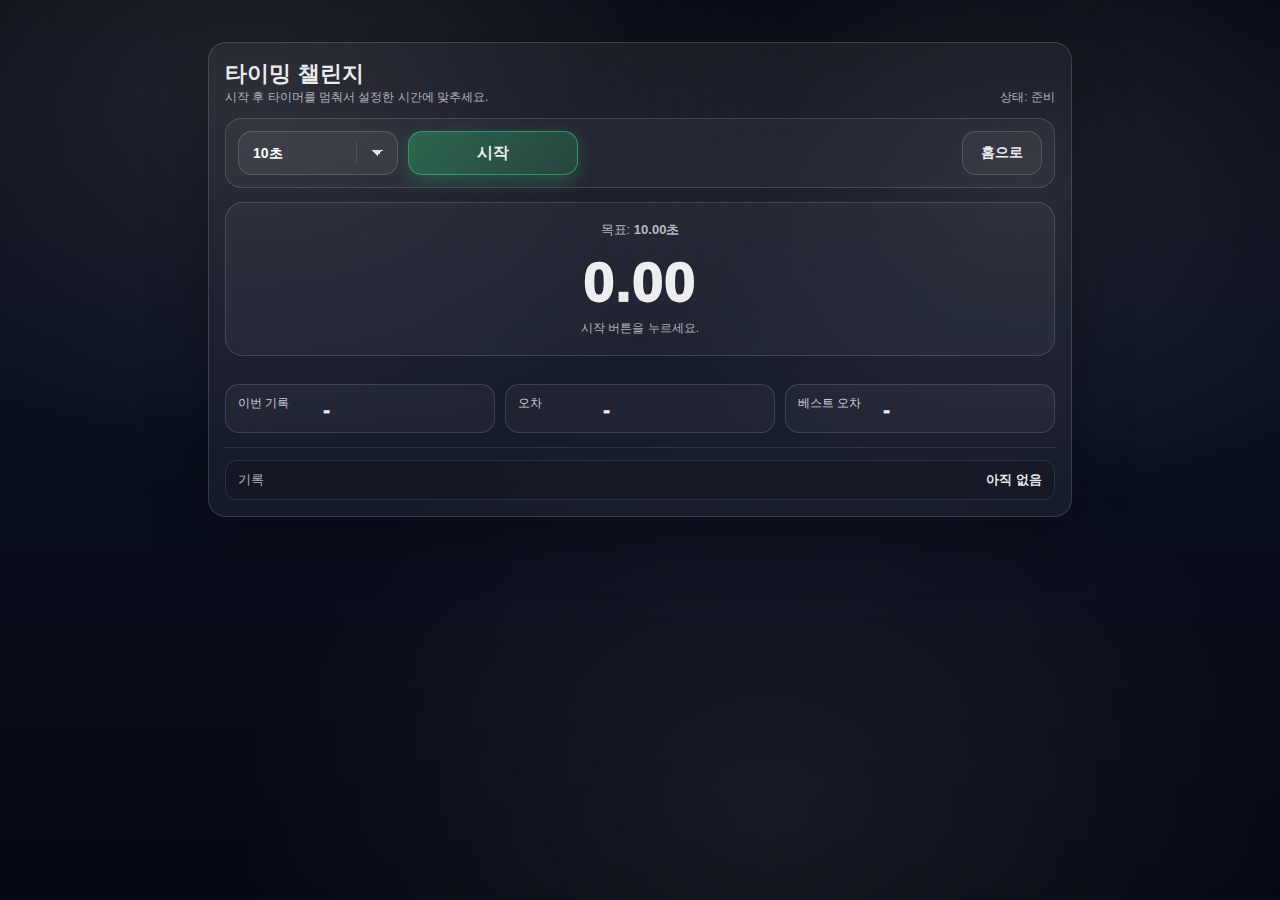
<file: templates/timing_game.html>
<!DOCTYPE html>
<html lang="ko">
<head>
  <meta charset="UTF-8" />
  <meta name="viewport" content="width=device-width, initial-scale=1.0"/>
  <title>타이밍 챌린지</title>
  <link rel="stylesheet" href="/static/css/style.css" />
  <style>
    .wrap{ max-width: 900px; }
    .panel{
      margin-top: 14px;
      border-radius: 18px;
      border: 1px solid rgba(255,255,255,0.14);
      background: rgba(255,255,255,0.05);
      box-shadow: 0 18px 60px rgba(0,0,0,0.25);
      padding: 16px;
    }
    .head{
      display:flex;
      justify-content:space-between;
      align-items:flex-end;
      gap: 10px;
      flex-wrap:wrap;
    }
    .head h1{ margin:0; font-size: 22px; }
    .mini{ opacity:0.7; font-size: 12px; }

    .controls{
      margin-top: 12px;
      display:flex;
      justify-content:space-between;
      align-items:center;
      gap: 12px;
      padding: 12px;
      border-radius: 16px;
      border: 1px solid rgba(255,255,255,0.14);
      background: rgba(255,255,255,0.04);
    }
    .controls-left{ display:flex; gap: 10px; align-items:center; flex-wrap:wrap; }
    .btn{
      height: 44px;
      padding: 0 18px;
      border-radius: 14px;
      border: 1px solid rgba(255,255,255,0.16);
      background: rgba(255,255,255,0.06);
      color: inherit;
      font-weight: 900;
      font-size: 14px;
      cursor: pointer;
      display:flex;
      align-items:center;
      justify-content:center;
      user-select:none;
    }
    .btn.primary{
      min-width: 170px;
      font-size: 16px;
      background: linear-gradient(135deg, rgba(46,204,113,0.35), rgba(46,204,113,0.18));
      border-color: rgba(46,204,113,0.6);
      box-shadow: 0 6px 18px rgba(46,204,113,0.25);
    }
    .btn.ghost{ background: rgba(255,255,255,0.04); }
    .btn:active{ transform: scale(0.99); }
    .btn[disabled]{ opacity:0.5; cursor:not-allowed; }

    .stage{
      margin-top: 14px;
      border-radius: 18px;
      border: 1px solid rgba(255,255,255,0.14);
      background: rgba(255,255,255,0.04);
      padding: 18px;
      text-align:center;
    }
    .timer{
      font-size: 56px;
      font-weight: 1000;
      letter-spacing: 1px;
      margin: 10px 0 6px;
    }
    .target{
      opacity: 0.75;
      font-size: 13px;
    }

    .kpis{
      margin-top: 12px;
      display:grid;
      grid-template-columns: repeat(3, minmax(0, 1fr));
      gap: 10px;
    }
    .kpi{
      min-width:0;
      border-radius: 14px;
      border: 1px solid rgba(255,255,255,0.14);
      background: rgba(255,255,255,0.04);
      padding: 10px 12px;
      text-align:left;
    }
    .kpi .t{ font-size: 12px; opacity: 0.85; }
    .kpi .v{ font-size: 20px; font-weight: 1000; margin-top: 4px; }

    .history{
      margin-top: 14px;
      border-top: 1px solid rgba(255,255,255,0.10);
      padding-top: 12px;
      display:flex;
      flex-direction:column;
      gap: 8px;
    }
    .row{
      display:flex;
      justify-content:space-between;
      gap: 10px;
      padding: 10px 12px;
      border-radius: 12px;
      border: 1px solid rgba(255,255,255,0.10);
      background: rgba(0,0,0,0.12);
      font-size: 13px;
    }
    .row .l{ opacity:0.75; }
    .row .r{ font-weight:900; }

    @media (max-width: 700px){
      .kpis{ grid-template-columns: 1fr; }
      .timer{ font-size: 44px; }
      .controls{ flex-direction: column; align-items: stretch; }
      .controls-left{ justify-content:space-between; }
      .btn{ width: 100%; }
    }


.select{
  min-width: 160px;
  height: 44px;
  padding: 0 44px 0 14px; /* 오른쪽 화살표 공간 */
  border-radius: 14px;
  border: 1px solid rgba(255,255,255,0.16);
  background: rgba(255,255,255,0.06);
  color: #fff;
  font-weight: 900;
  font-size: 14px;
  outline: none;

  appearance: none;
  -webkit-appearance: none;
  -moz-appearance: none;

  background-image:
    linear-gradient(45deg, transparent 50%, rgba(255,255,255,0.85) 50%),
    linear-gradient(135deg, rgba(255,255,255,0.85) 50%, transparent 50%),
    linear-gradient(to right, rgba(255,255,255,0.10), rgba(255,255,255,0.10));
  background-position:
    calc(100% - 20px) 50%,
    calc(100% - 14px) 50%,
    calc(100% - 40px) 50%;
  background-size:
    6px 6px,
    6px 6px,
    1px 22px;
  background-repeat: no-repeat;
}

/* 윈도우 드롭다운 목록 가독성 */
.select option{
  background: #ffffff;
  color: #000000;
}
.controls-left{
  display:flex;
  gap: 10px;
  align-items:center;
  flex-wrap:wrap;
}


  </style>
</head>

<body>
  <div class="wrap">
    <div class="panel">
      <div class="head">
        <div>
          <h1>타이밍 챌린지</h1>
          <div class="mini">시작 후 타이머를 멈춰서 설정한 시간에 맞추세요.</div>
        </div>
        <div class="mini" id="stateMini">상태: 준비</div>
      </div>

      <div class="controls">
        <div class="controls-left">
<div class="controls-left">

  <select class="select" id="targetSelect">
    <option value="2000">2초</option>
    <option value="4000">4초</option>
    <option value="6000">6초</option>
    <option value="8000">8초</option>
    <option value="10000" selected>10초</option>
  </select>

  <button class="btn primary" id="mainBtn">시작</button>

</div>

          
        </div>
        <button class="btn ghost" id="homeBtn">홈으로</button>
      </div>

      <div class="stage">
        <div class="target">목표: <b id="targetLabel">10.00초</b></div>

        <div class="timer" id="timerText">0.00</div>
        <div class="mini" id="resultText">시작 버튼을 누르세요.</div>
      </div>

      <div class="kpis">
        <div class="kpi">
          <div class="t">이번 기록</div>
          <div class="v" id="kpiThis">-</div>
        </div>
        <div class="kpi">
          <div class="t">오차</div>
          <div class="v" id="kpiDiff">-</div>
        </div>
        <div class="kpi">
          <div class="t">베스트 오차</div>
          <div class="v" id="kpiBest">-</div>
        </div>
      </div>

      <div class="history" id="history"></div>
    </div>
  </div>

  <script src="/static/js/timing_game.js"></script>
</body>
</html>
</file>
<file: static/css/style.css>
:root{
  --bg: #0b1020;
  --panel: rgba(255,255,255,0.08);
  --panel2: rgba(255,255,255,0.06);
  --border: rgba(255,255,255,0.14);
  --text: rgba(255,255,255,0.92);
  --muted: rgba(255,255,255,0.62);
  --shadow: 0 18px 60px rgba(0,0,0,0.35);
  --radius: 18px;
  --radius2: 14px;
}

*{ box-sizing:border-box; }
html,body{ height:100%; }
body{
  margin:0;
  font-family: -apple-system,BlinkMacSystemFont,"Segoe UI",Roboto,Arial,"Apple SD Gothic Neo","Noto Sans KR",sans-serif;
  color: var(--text);
  background:
    radial-gradient(900px 600px at 20% 10%, rgba(255,255,255,0.10), transparent 60%),
    radial-gradient(800px 600px at 80% 20%, rgba(255,255,255,0.08), transparent 55%),
    radial-gradient(900px 700px at 60% 90%, rgba(255,255,255,0.06), transparent 60%),
    linear-gradient(180deg, #070a14 0%, #0b1020 45%, #070a14 100%);
}

a{ color: inherit; }

.wrap{
  max-width: 1160px;
  margin: 0 auto;
  padding: 28px 18px 60px;
}

.header{
  position: sticky;
  top: 0;
  z-index: 10;
  backdrop-filter: blur(14px);
  background: linear-gradient(180deg, rgba(11,16,32,0.80), rgba(11,16,32,0.25));
  border-bottom: 1px solid rgba(255,255,255,0.08);
}

.header-inner{
  max-width: 1160px;
  margin: 0 auto;
  padding: 16px 18px;
  display:flex;
  align-items:center;
  justify-content:space-between;
  gap: 14px;
}

.brand{
  display:flex;
  align-items:center;
  gap: 10px;
  text-decoration:none;
}

.logo{
  width: 36px;
  height: 36px;
  border-radius: 12px;
  background:
    radial-gradient(12px 12px at 30% 30%, rgba(255,255,255,0.9), rgba(255,255,255,0.0)),
    linear-gradient(135deg, rgba(255,255,255,0.20), rgba(255,255,255,0.02));
  border: 1px solid rgba(255,255,255,0.14);
  box-shadow: 0 10px 30px rgba(0,0,0,0.25);
}

.brand-title{
  display:flex;
  flex-direction:column;
  line-height: 1.1;
}

.brand-title b{
  font-size: 15px;
  letter-spacing: 0.2px;
}

.brand-title span{
  font-size: 12px;
  color: var(--muted);
}

.nav{
  display:flex;
  align-items:center;
  gap: 10px;
  flex-wrap: wrap;
  justify-content:flex-end;
}

.top{
  padding: 10px 0 14px;
}

h1{
  margin: 0;
  font-size: 28px;
  letter-spacing: 0.2px;
}

.sub{
  margin: 8px 0 0;
  color: var(--muted);
  font-size: 14px;
}

.kpi{
  display:grid;
  grid-template-columns: repeat(3, minmax(0,1fr));
  gap: 12px;
  margin-top: 16px;
}

.kpi .chip{
  background: var(--panel2);
  border: 1px solid rgba(255,255,255,0.10);
  border-radius: var(--radius2);
  padding: 12px 12px;
}

.kpi .chip .t{
  font-size: 12px;
  color: var(--muted);
}

.kpi .chip .v{
  margin-top: 6px;
  font-size: 14px;
  font-weight: 700;
}

.grid{
  display:grid;
  grid-template-columns: repeat(2, minmax(0, 1fr));
  gap: 14px;
  margin-top: 14px;
}

.card{
  text-decoration:none;
  border-radius: var(--radius);
  background: linear-gradient(180deg, rgba(255,255,255,0.09), rgba(255,255,255,0.05));
  border: 1px solid rgba(255,255,255,0.12);
  box-shadow: var(--shadow);
  padding: 18px 18px;
  transition: transform 0.15s ease, background 0.15s ease, border-color 0.15s ease;
  position: relative;
  overflow:hidden;
}

.card:before{
  content:"";
  position:absolute;
  inset:-120px -140px auto auto;
  width: 260px;
  height: 260px;
  background: radial-gradient(circle at 30% 30%, rgba(255,255,255,0.18), transparent 60%);
  transform: rotate(18deg);
  pointer-events:none;
}

.card:hover{
  transform: translateY(-2px);
  border-color: rgba(255,255,255,0.20);
  background: linear-gradient(180deg, rgba(255,255,255,0.12), rgba(255,255,255,0.06));
}

.card h2{
  margin:0 0 8px 0;
  font-size: 18px;
  letter-spacing: 0.2px;
}

.card p{
  margin:0;
  color: var(--muted);
  font-size: 14px;
  line-height: 1.5;
}

.panel{
  margin-top: 14px;
  border-radius: var(--radius);
  background: linear-gradient(180deg, rgba(255,255,255,0.08), rgba(255,255,255,0.04));
  border: 1px solid rgba(255,255,255,0.12);
  box-shadow: var(--shadow);
  padding: 16px 16px;
}

.panel h2{
  margin: 0 0 10px 0;
  font-size: 16px;
}

.hint{
  margin-top: 10px;
  color: var(--muted);
  font-size: 13px;
}

.empty{
  border-radius: var(--radius2);
  border: 1px dashed rgba(255,255,255,0.20);
  background: rgba(255,255,255,0.04);
  padding: 14px;
  color: var(--muted);
}

.form .field{ margin-bottom: 12px; }
label{
  display:block;
  font-size: 12px;
  color: var(--muted);
  margin-bottom: 7px;
}

input, textarea{
  width:100%;
  padding: 11px 12px;
  border-radius: 14px;
  border: 1px solid rgba(255,255,255,0.14);
  background: rgba(0,0,0,0.20);
  color: var(--text);
  outline:none;
}

input::placeholder, textarea::placeholder{
  color: rgba(255,255,255,0.40);
}

input:focus, textarea:focus{
  border-color: rgba(255,255,255,0.28);
  background: rgba(0,0,0,0.28);
}

textarea{ resize: vertical; }

.actions{
  display:flex;
  gap: 10px;
  flex-wrap: wrap;
  margin-top: 8px;
}

.btn{
  display:inline-flex;
  align-items:center;
  gap: 8px;
  padding: 10px 12px;
  border-radius: 14px;
  border: 1px solid rgba(255,255,255,0.14);
  background: rgba(255,255,255,0.06);
  color: var(--text);
  text-decoration:none;
  cursor:pointer;
  font-size: 14px;
  transition: transform 0.12s ease, background 0.12s ease, border-color 0.12s ease;
}

.btn:hover{
  transform: translateY(-1px);
  background: rgba(255,255,255,0.09);
  border-color: rgba(255,255,255,0.22);
}

.btn.primary{
  background: linear-gradient(180deg, rgba(255,255,255,0.22), rgba(255,255,255,0.10));
  border-color: rgba(255,255,255,0.26);
  font-weight: 700;
}

.btn.small{
  padding: 8px 10px;
  font-size: 13px;
  border-radius: 12px;
}

.table{
  width:100%;
  border-collapse: separate;
  border-spacing: 0;
  overflow:hidden;
  border-radius: var(--radius2);
  border: 1px solid rgba(255,255,255,0.12);
  background: rgba(0,0,0,0.18);
}

.table th, .table td{
  padding: 11px 10px;
  border-bottom: 1px solid rgba(255,255,255,0.10);
  vertical-align: top;
  font-size: 13px;
}

.table th{
  text-align:left;
  color: rgba(255,255,255,0.70);
  background: rgba(255,255,255,0.06);
  font-weight: 700;
}

.table tr:last-child td{ border-bottom:none; }

.td-content{
  white-space: pre-wrap;
  word-break: break-word;
  color: rgba(255,255,255,0.86);
}

.dropzone{
  position: relative;
  border-radius: var(--radius2);
  border: 1px dashed rgba(255,255,255,0.26);
  background: rgba(255,255,255,0.04);
  padding: 14px;
}

.dropzone.drag{
  border-style: solid;
  border-color: rgba(255,255,255,0.32);
  background: rgba(255,255,255,0.07);
}

.dz-text{
  font-size: 13px;
  color: var(--muted);
  margin-bottom: 10px;
}

.filelist{
  margin-top: 10px;
}

.fileitem{
  padding: 8px 10px;
  border-radius: 12px;
  border: 1px solid rgba(255,255,255,0.10);
  background: rgba(0,0,0,0.18);
  color: rgba(255,255,255,0.85);
  margin-top: 8px;
  font-size: 13px;
}

.foot{
  margin-top: 16px;
  color: var(--muted);
  font-size: 13px;
}

@media (max-width: 860px){
  .grid{ grid-template-columns: 1fr; }
  .kpi{ grid-template-columns: 1fr; }
}


/* 🔥 시작 버튼 강조 */
.big-start{
  width: 100%;
  max-width: 360px;
  font-size: 16px;
  padding: 14px 0;
  font-weight: 800;
  letter-spacing: 0.5px;

  background: linear-gradient(180deg, rgba(80,255,160,0.9), rgba(0,180,90,0.8));
  border: 1px solid rgba(80,255,160,0.6);
  box-shadow: 0 8px 28px rgba(80,255,160,0.45);
}

.big-start:hover{
  transform: translateY(-2px);
  box-shadow: 0 12px 32px rgba(80,255,160,0.6);
}


.top-bar{
  display:flex;
  justify-content:space-between;
  align-items:center;
}

.visit-mini{
  font-size:12px;
  opacity:0.6;
  font-weight:500;
  letter-spacing:0.5px;
}
</file>
